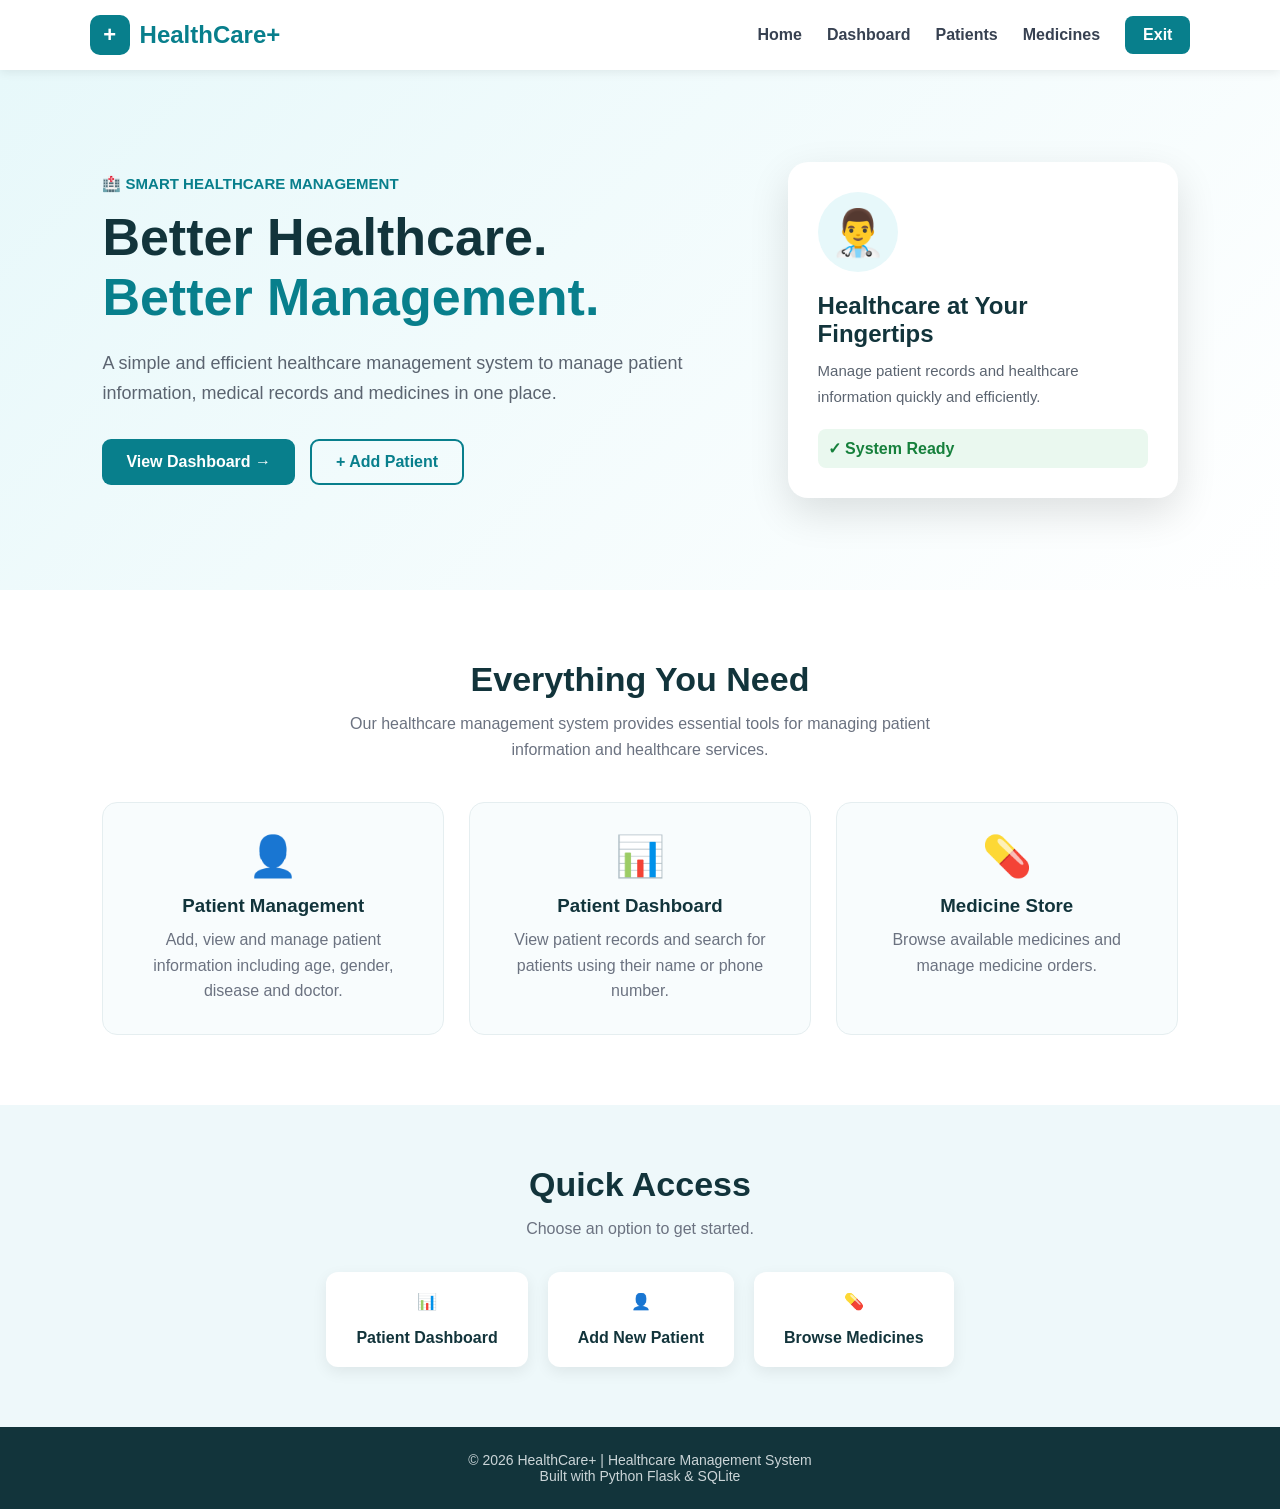
<file: templates/index.html>
<!DOCTYPE html>
<html lang="en">

<head>
    <meta charset="UTF-8">

    <meta name="viewport"
          content="width=device-width, initial-scale=1.0">

    <title>HealthCare+ | Healthcare Management System</title>
      
     <style> 

        * {
            margin: 0;
            padding: 0;
            box-sizing: border-box;
            font-family: Arial, sans-serif;
        } 

        body {
            background: #f4f9fb;
            color: #1f2937;
        }

        /* NAVBAR */

        .navbar {
            height: 70px;
            background: white;

            display: flex;
            justify-content: space-between;
            align-items: center;

            padding: 0 7%;

            box-shadow: 0 2px 10px rgba(0,0,0,0.08);

            position: sticky;
            top: 0;
            z-index: 100;
        }

        .logo {
            display: flex;
            align-items: center;
            gap: 10px;

            color: #087f8c;
            font-size: 24px;
            font-weight: bold;
        }

        .logo-icon {
            background: #087f8c;
            color: white;

            width: 40px;
            height: 40px;

            display: flex;
            align-items: center;
            justify-content: center;

            border-radius: 10px;

            font-size: 22px;
        }

        .nav-links {
            display: flex;
            gap: 25px;
            align-items: center;
        }

        .nav-links a {
            text-decoration: none;
            color: #374151;
            font-weight: 600;
        }

        .nav-links a:hover {
            color: #087f8c;
        }

        .nav-button {
            background: #087f8c;
            color: white !important;

            padding: 10px 18px;

            border-radius: 8px;
        }


        /* HERO */

        .hero {
            min-height: 520px;

            display: flex;
            align-items: center;
            justify-content: space-between;

            padding: 70px 8%;

            background:
                linear-gradient(
                    135deg,
                    #e7f8fa,
                    #ffffff
                );
        }

        .hero-content {
            max-width: 600px;
        }

        .small-title {
            color: #087f8c;
            font-weight: bold;
            font-size: 15px;

            margin-bottom: 15px;
        }

        .hero h1 {
            font-size: 52px;
            line-height: 1.15;

            color: #12343b;

            margin-bottom: 20px;
        }

        .hero h1 span {
            color: #087f8c;
        }

        .hero p {
            font-size: 18px;
            line-height: 1.7;

            color: #5b6470;

            margin-bottom: 30px;
        }

        .hero-buttons {
            display: flex;
            gap: 15px;
        }

        .primary-button {
            background: #087f8c;
            color: white;

            padding: 14px 24px;

            border-radius: 9px;

            text-decoration: none;

            font-weight: bold;
        }

        .primary-button:hover {
            background: #066b76;
        }

        .secondary-button {
            border: 2px solid #087f8c;
            color: #087f8c;

            padding: 12px 24px;

            border-radius: 9px;

            text-decoration: none;

            font-weight: bold;
        }


        /* HERO CARD */

        .hero-card {
            width: 390px;

            background: white;

            padding: 30px;

            border-radius: 20px;

            box-shadow:
                0 15px 40px rgba(0,0,0,0.12);
        }

        .doctor-icon {
            width: 80px;
            height: 80px;

            background: #e7f8fa;

            border-radius: 50%;

            display: flex;
            align-items: center;
            justify-content: center;

            font-size: 45px;

            margin-bottom: 20px;
        }

        .hero-card h2 {
            color: #12343b;
            margin-bottom: 10px;
        }

        .hero-card p {
            font-size: 15px;
            margin-bottom: 20px;
        }

        .status {
            background: #eaf8ef;

            color: #16803c;

            padding: 10px;

            border-radius: 8px;

            font-weight: bold;
        }


        /* FEATURES */

        .features-section {
            padding: 70px 8%;

            text-align: center;

            background: white;
        }

        .section-title {
            font-size: 34px;

            color: #12343b;

            margin-bottom: 12px;
        }

        .section-description {
            color: #6b7280;

            max-width: 600px;

            margin: auto;

            line-height: 1.6;
        }

        .feature-container {
            display: grid;

            grid-template-columns:
                repeat(3, 1fr);

            gap: 25px;

            margin-top: 40px;
        }

        .feature-card {
            padding: 30px;

            background: #f8fcfd;

            border-radius: 15px;

            border: 1px solid #e5eef0;

            transition: 0.3s;
        }

        .feature-card:hover {
            transform: translateY(-6px);

            box-shadow:
                0 10px 25px rgba(0,0,0,0.08);
        }

        .feature-icon {
            font-size: 40px;

            margin-bottom: 15px;
        }

        .feature-card h3 {
            color: #12343b;

            margin-bottom: 10px;
        }

        .feature-card p {
            color: #6b7280;

            line-height: 1.6;
        }


        /* QUICK ACCESS */

        .quick-section {
            padding: 60px 8%;

            background: #eef8fa;

            text-align: center;
        }

        .quick-buttons {
            display: flex;

            justify-content: center;

            gap: 20px;

            margin-top: 30px;

            flex-wrap: wrap;
        }

        .quick-button {
            background: white;

            padding: 20px 30px;

            border-radius: 12px;

            text-decoration: none;

            color: #12343b;

            font-weight: bold;

            box-shadow:
                0 5px 15px rgba(0,0,0,0.07);

            transition: 0.3s;
        }

        .quick-button:hover {
            transform: translateY(-4px);

            color: #087f8c;
        }


        /* FOOTER */

        footer {
            background: #12343b;

            color: white;

            text-align: center;

            padding: 25px;
        }

        footer p {
            color: #cbd5d8;

            font-size: 14px;
        }


        /* RESPONSIVE */

        @media (max-width: 850px) {

            .navbar {
                padding: 0 4%;
            }

            .nav-links {
                gap: 10px;
            }

            .nav-links a:not(.nav-button) {
                display: none;
            }

            .hero {
                flex-direction: column;

                text-align: center;

                gap: 40px;
            }

            .hero-buttons {
                justify-content: center;
            }

            .hero h1 {
                font-size: 40px;
            }

            .hero-card {
                width: 100%;
                max-width: 390px;
            }

            .feature-container {
                grid-template-columns: 1fr;
            }
        }

    </style>

</head>


<body>


<!-- ================= NAVBAR ================= -->

<nav class="navbar">

    <div class="logo">

        <div class="logo-icon">
            +
        </div>

        HealthCare+

    </div>


    <div class="nav-links">

        <a href="/">
            Home
        </a>

        <a href="/dashboard">
            Dashboard
        </a>

        <a href="/add-patient">
            Patients
        </a>

        <a href="/medicines">
            Medicines
        </a>

        <a href="/exit" class="nav-button">
            Exit
        </a>

    </div>

</nav>



<!-- ================= HERO ================= -->

<section class="hero">


    <div class="hero-content">

        <div class="small-title">
            🏥 SMART HEALTHCARE MANAGEMENT
        </div>


        <h1>

            Better Healthcare.
            <span>Better Management.</span>

        </h1>


        <p>

            A simple and efficient healthcare management
            system to manage patient information, medical
            records and medicines in one place.

        </p>


        <div class="hero-buttons">

            <a href="/dashboard"
               class="primary-button">

                View Dashboard →

            </a>


            <a href="/add-patient"
               class="secondary-button">

                + Add Patient

            </a>

        </div>

    </div>



    <!-- RIGHT CARD -->

    <div class="hero-card">

        <div class="doctor-icon">
            👨‍⚕️
        </div>

        <h2>
            Healthcare at Your Fingertips
        </h2>

        <p>

            Manage patient records and healthcare
            information quickly and efficiently.

        </p>


        <div class="status">

            ✓ System Ready

        </div>

    </div>


</section>



<!-- ================= FEATURES ================= -->

<section class="features-section">

    <h2 class="section-title">
        Everything You Need
    </h2>

    <p class="section-description">

        Our healthcare management system provides
        essential tools for managing patient information
        and healthcare services.

    </p>



    <div class="feature-container">


        <!-- CARD 1 -->

        <div class="feature-card">

            <div class="feature-icon">
                👤
            </div>

            <h3>
                Patient Management
            </h3>

            <p>

                Add, view and manage patient information
                including age, gender, disease and doctor.

            </p>

        </div>



        <!-- CARD 2 -->

        <div class="feature-card">

            <div class="feature-icon">
                📊
            </div>

            <h3>
                Patient Dashboard
            </h3>

            <p>

                View patient records and search for
                patients using their name or phone number.

            </p>

        </div>



        <!-- CARD 3 -->

        <div class="feature-card">

            <div class="feature-icon">
                💊
            </div>

            <h3>
                Medicine Store
            </h3>

            <p>

                Browse available medicines and
                manage medicine orders.

            </p>

        </div>


    </div>

</section>



<!-- ================= QUICK ACCESS ================= -->

<section class="quick-section">

    <h2 class="section-title">
        Quick Access
    </h2>

    <p class="section-description">

        Choose an option to get started.

    </p>


    <div class="quick-buttons">


        <a href="/dashboard"
           class="quick-button">

            📊

            <br><br>

            Patient Dashboard

        </a>


        <a href="/add-patient"
           class="quick-button">

            👤

            <br><br>

            Add New Patient

        </a>


        <a href="/medicines"
           class="quick-button">

            💊

            <br><br>

            Browse Medicines

        </a>


    </div>

</section>



<!-- ================= FOOTER ================= -->

<footer>

    <p>
        © 2026 HealthCare+ | Healthcare Management System
    </p>

    <p>
        Built with Python Flask & SQLite
    </p>

</footer>


</body>

</html>
</file>
